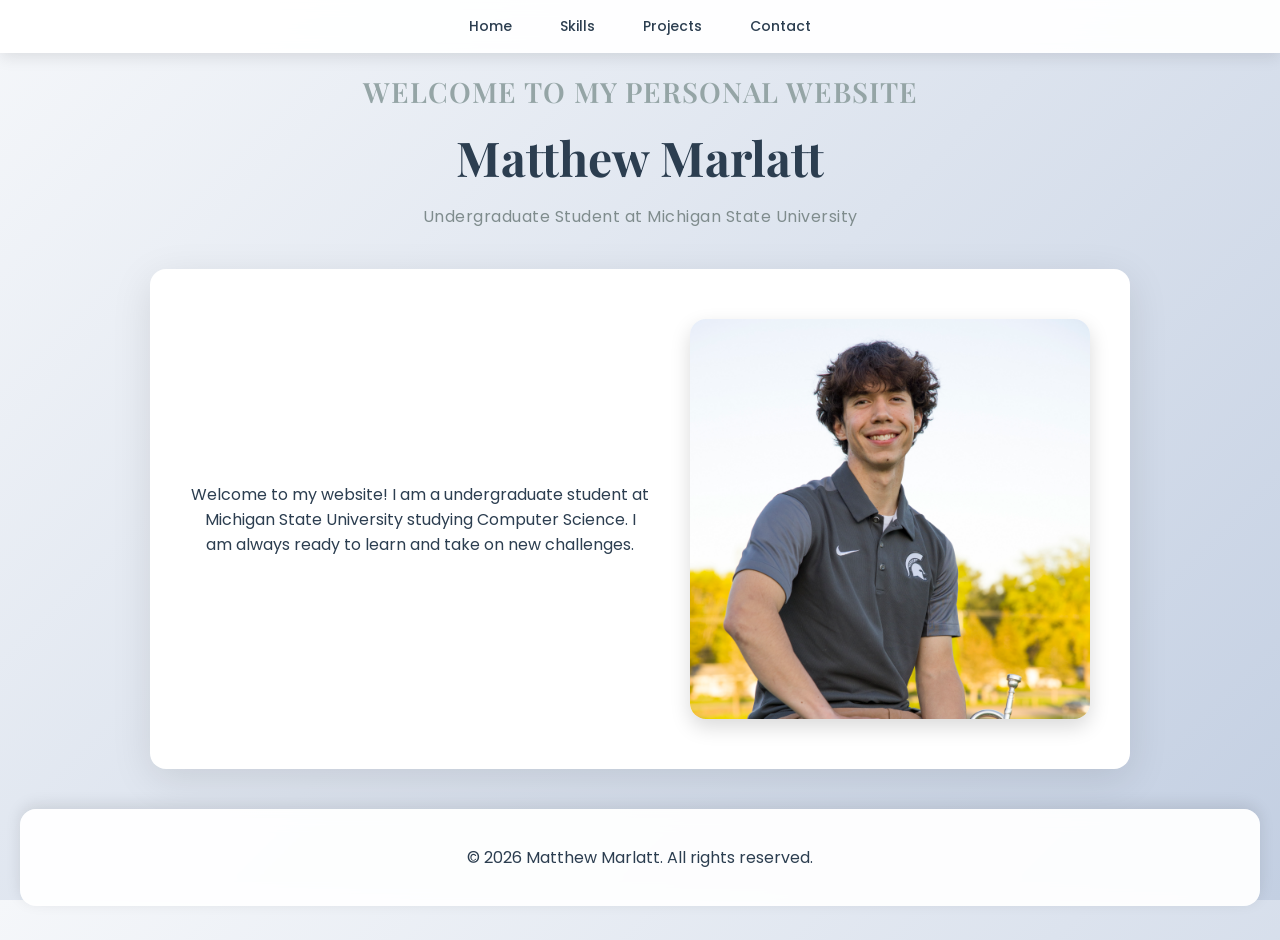
<file: index.html>
<!DOCTYPE html>
<html lang="en">
    <head>
        <title>Home</title>
        <link href="style.css" rel="stylesheet" type="text/css">
    </head>
    <body>
        <nav>
            <ul>
                <li><a href="index.html">Home</a></li>
                <li><a href="skills.html">Skills</a></li>
                <li><a href="projects.html">Projects</a></li>
                <li><a href="contact.html">Contact</a></li>
            </ul>
        </nav>
        <!--Header with title, name, and occupation-->
        <header id="home-header">
            <h1>Welcome to My Personal Website</h1>
            <h2>Matthew Marlatt</h2>
            <h3>Undergraduate Student at Michigan State University</h3>
        </header>
        <!--Section for home content-->
        <section id="home">
            <p>Welcome to my website! I am a undergraduate student at Michigan State University studying Computer Science. I am always ready to learn and take on new challenges.</p>
            <img class="home-photo" src="IMG_5527.JPG" alt="Photo of Matthew Marlatt">
        </section>
    </body>
    <footer>
    <p>&copy; 2026 Matthew Marlatt. All rights reserved.</p>
    </footer>
</html>
</file>
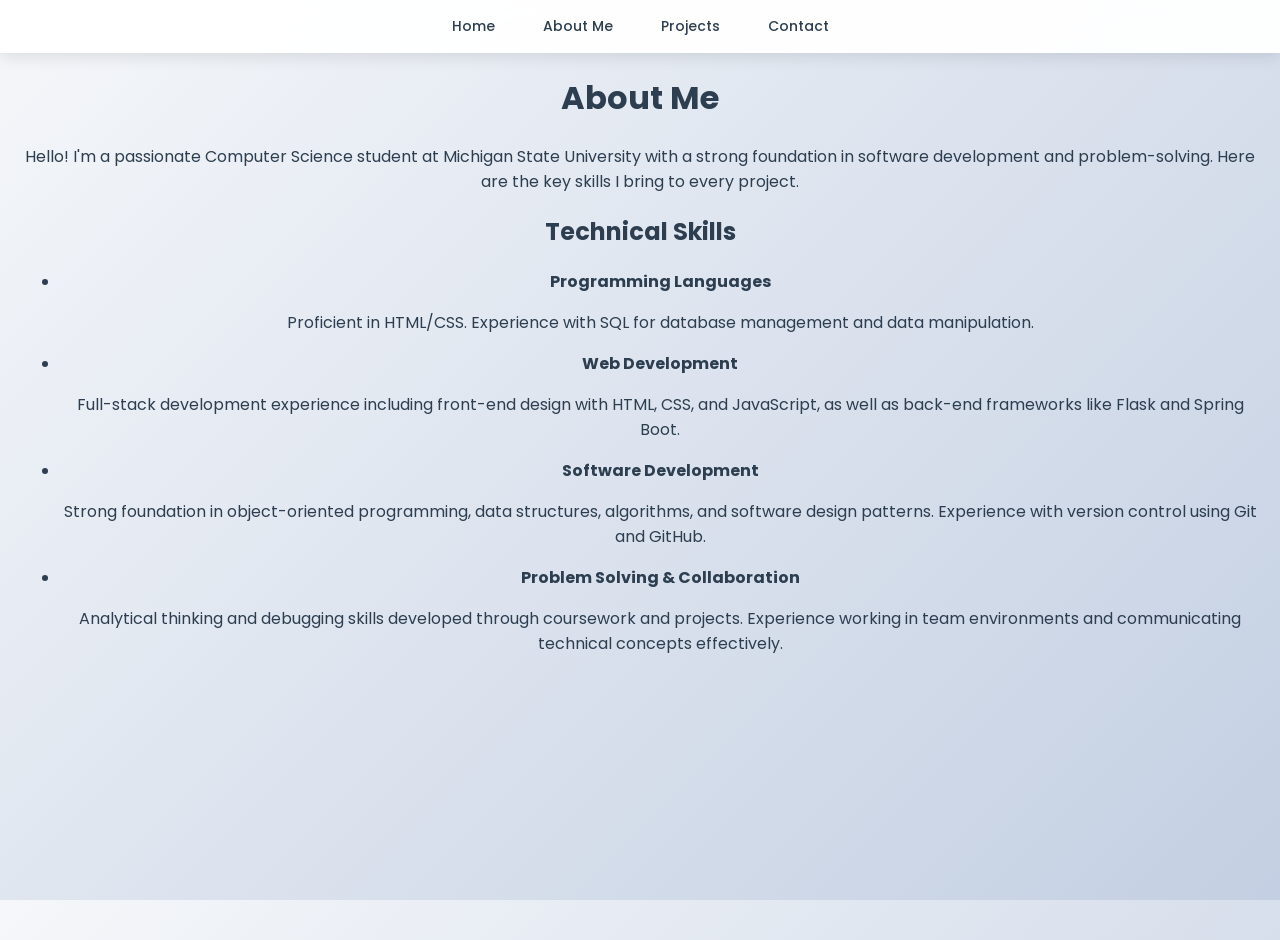
<file: about.html>
<!DOCTYPE html>
<html lang="en">
<head>
    <meta charset="UTF-8">
    <meta name="viewport" content="width=device-width, initial-scale=1.0">
    <title>About Me</title>
    <link href="style.css" rel="stylesheet" type="text/css">
</head>
<body>
    <nav>
        <ul>
            <li><a href="home.html">Home</a></li>
            <li><a href="about.html">About Me</a></li>
            <li><a href="projects.html">Projects</a></li>
            <li><a href="contact.html">Contact</a></li>
        </ul>
    </nav>
    <header id="about-header">
        <h1>About Me</h1>
        <p>Hello! I'm a passionate Computer Science student at Michigan State University with a strong foundation in software development and problem-solving. Here are the key skills I bring to every project.</p>
    </header>
    <section id="about">
        <div class="about-content">
            <h2>Technical Skills</h2>
            <ul>
                <li>
                    <strong>Programming Languages</strong>
                    <p>Proficient in HTML/CSS. Experience with SQL for database management and data manipulation.</p>
                </li>
                <li>
                    <strong>Web Development</strong>
                    <p>Full-stack development experience including front-end design with HTML, CSS, and JavaScript, as well as back-end frameworks like Flask and Spring Boot.</p>
                </li>
                <li>
                    <strong>Software Development</strong>
                    <p>Strong foundation in object-oriented programming, data structures, algorithms, and software design patterns. Experience with version control using Git and GitHub.</p>
                </li>
                <li>
                    <strong>Problem Solving & Collaboration</strong>
                    <p>Analytical thinking and debugging skills developed through coursework and projects. Experience working in team environments and communicating technical concepts effectively.</p>
                </li>
            </ul>
        </div>
    </section>
</body>
</html>
</file>
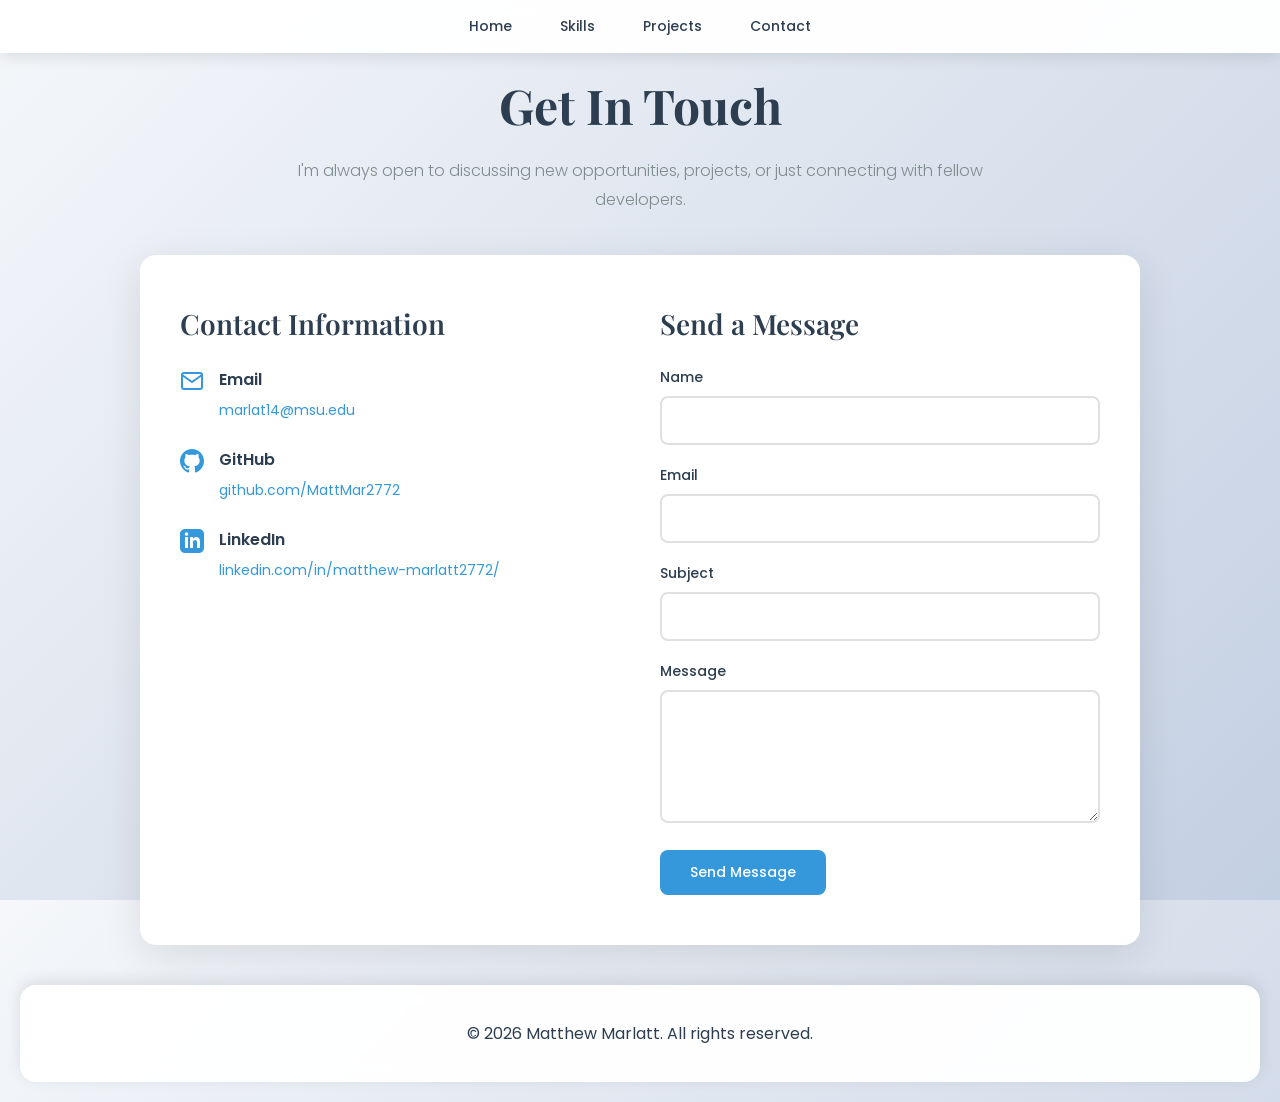
<file: contact.html>
<!DOCTYPE html>
<html lang="en">
<head>
    <meta charset="UTF-8">
    <meta name="viewport" content="width=device-width, initial-scale=1.0">
    <title>Contact</title>
    <link href="style.css" rel="stylesheet" type="text/css">
</head>
<body>
    <nav>
        <ul>
            <li><a href="index.html">Home</a></li>
            <li><a href="skills.html">Skills</a></li>
            <li><a href="projects.html">Projects</a></li>
            <li><a href="contact.html">Contact</a></li>
        </ul>
    </nav>
    <header id="contact-header">
        <h1>Get In Touch</h1>
        <p>I'm always open to discussing new opportunities, projects, or just connecting with fellow developers.</p>
    </header>
    <section id="contact">
        <div class="contact-content">
            <div class="contact-info">
                <h2>Contact Information</h2>
                <div class="contact-item">
                    <svg width="24" height="24" viewBox="0 0 24 24" fill="none" stroke="currentColor" stroke-width="2">
                        <path d="M4 4h16c1.1 0 2 .9 2 2v12c0 1.1-.9 2-2 2H4c-1.1 0-2-.9-2-2V6c0-1.1.9-2 2-2z"></path>
                        <polyline points="22,6 12,13 2,6"></polyline>
                    </svg>
                    <div>
                        <h3>Email</h3>
                        <a href="mailto:marlat14@msu.edu">marlat14@msu.edu</a>
                    </div>
                </div>
                <div class="contact-item">
                    <svg width="24" height="24" viewBox="0 0 24 24" fill="currentColor">
                        <path d="M12 0c-6.626 0-12 5.373-12 12 0 5.302 3.438 9.8 8.207 11.387.599.111.793-.261.793-.577v-2.234c-3.338.726-4.033-1.416-4.033-1.416-.546-1.387-1.333-1.756-1.333-1.756-1.089-.745.083-.729.083-.729 1.205.084 1.839 1.237 1.839 1.237 1.07 1.834 2.807 1.304 3.492.997.107-.775.418-1.305.762-1.604-2.665-.305-5.467-1.334-5.467-5.931 0-1.311.469-2.381 1.236-3.221-.124-.303-.535-1.524.117-3.176 0 0 1.008-.322 3.301 1.23.957-.266 1.983-.399 3.003-.404 1.02.005 2.047.138 3.006.404 2.291-1.552 3.297-1.23 3.297-1.23.653 1.653.242 2.874.118 3.176.77.84 1.235 1.911 1.235 3.221 0 4.609-2.807 5.624-5.479 5.921.43.372.823 1.102.823 2.222v3.293c0 .319.192.694.801.576 4.765-1.589 8.199-6.086 8.199-11.386 0-6.627-5.373-12-12-12z"/>
                    </svg>
                    <div>
                        <h3>GitHub</h3>
                        <a href="https://github.com/MattMar2772" target="_blank">github.com/MattMar2772</a>
                    </div>
                </div>
                <div class="contact-item">
                    <svg width="24" height="24" viewBox="0 0 24 24" fill="currentColor">
                        <path d="M19 0h-14c-2.761 0-5 2.239-5 5v14c0 2.761 2.239 5 5 5h14c2.762 0 5-2.239 5-5v-14c0-2.761-2.238-5-5-5zm-11 19h-3v-11h3v11zm-1.5-12.268c-.966 0-1.75-.79-1.75-1.764s.784-1.764 1.75-1.764 1.75.79 1.75 1.764-.783 1.764-1.75 1.764zm13.5 12.268h-3v-5.604c0-3.368-4-3.113-4 0v5.604h-3v-11h3v1.765c1.396-2.586 7-2.777 7 2.476v6.759z"/>
                    </svg>
                    <div>
                        <h3>LinkedIn</h3>
                        <a href="https://www.linkedin.com/in/matthew-marlatt2772/" target="_blank">linkedin.com/in/matthew-marlatt2772/</a>
                    </div>
                </div>
            </div>
            <div class="contact-form">
                <h2>Send a Message</h2>
                <form id="contact-form" action="#" method="POST">
                    <div class="form-group">
                        <label for="name">Name</label>
                        <input type="text" id="name" name="name" required>
                    </div>
                    <div class="form-group">
                        <label for="email">Email</label>
                        <input type="email" id="email" name="email" required>
                    </div>
                    <div class="form-group">
                        <label for="subject">Subject</label>
                        <input type="text" id="subject" name="subject" required>
                    </div>
                    <div class="form-group">
                        <label for="message">Message</label>
                        <textarea id="message" name="message" rows="5" required></textarea>
                    </div>
                    <button type="submit" class="submit-btn">Send Message</button>
                </form>
            </div>
        </div>
    </section>
    <script src="script.js"></script>
</body>
<footer>
    <p>&copy; 2026 Matthew Marlatt. All rights reserved.</p>
</footer>
</html>
</file>
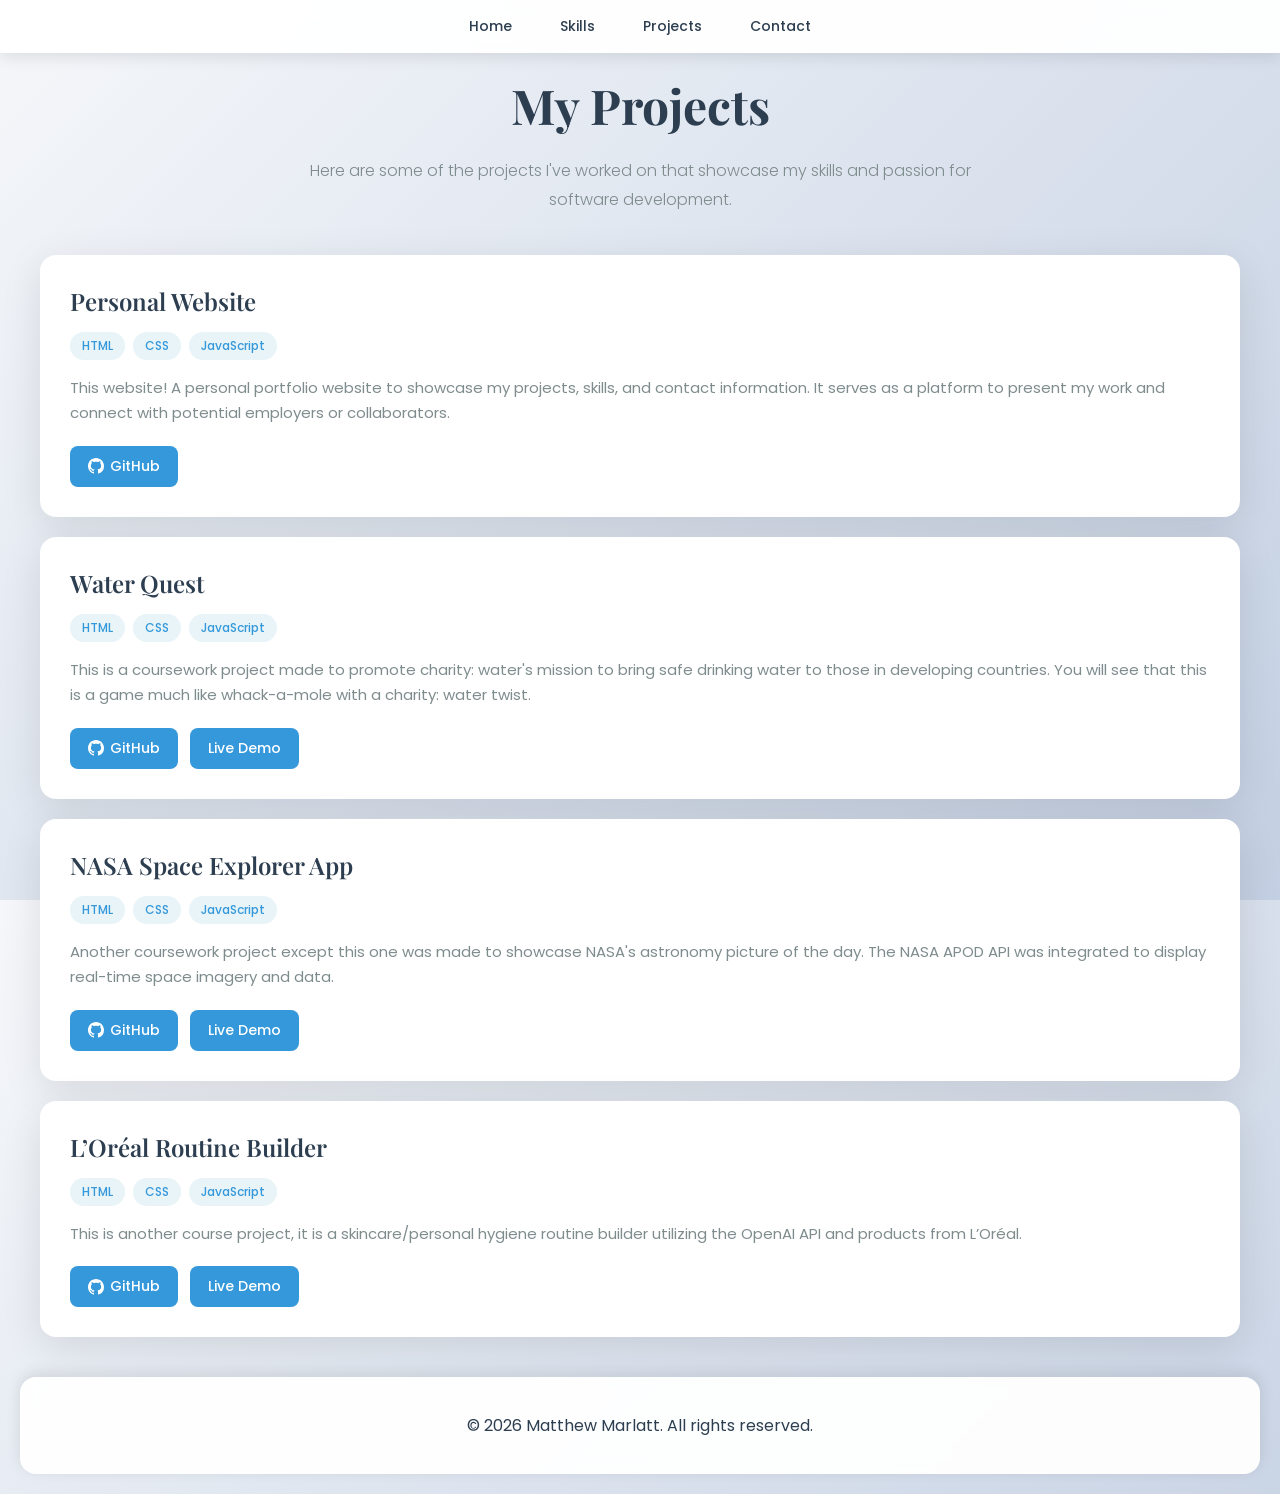
<file: projects.html>
<!DOCTYPE html>
<html lang="en">
<head>
    <meta charset="UTF-8">
    <meta name="viewport" content="width=device-width, initial-scale=1.0">
    <title>Projects</title>
    <link href="style.css" rel="stylesheet" type="text/css">
</head>
<body>
    <nav>
        <ul>
            <li><a href="index.html">Home</a></li>
            <li><a href="skills.html">Skills</a></li>
            <li><a href="projects.html">Projects</a></li>
            <li><a href="contact.html">Contact</a></li>
        </ul>
    </nav>
    <header id="projects-header">
        <h1>My Projects</h1>
        <p>Here are some of the projects I've worked on that showcase my skills and passion for software development.</p>
    </header>
    <section id="projects">
        <div class="project-grid">
            <div class="project-card">
                <h3>Personal Website</h3>
                <div class="project-tags">
                    <span class="tag">HTML</span>
                    <span class="tag">CSS</span>
                    <span class="tag">JavaScript</span>
                </div>
                <p class="project-description">
                    This website! A personal portfolio website to showcase my projects, skills, and contact information. It serves as a platform to present my work and connect with potential employers or collaborators.
                </p>
                <div class="project-links">
                    <a href="https://github.com/MattMar2772/personal-portfolio-website" class="project-link" target="_blank">
                        <svg width="16" height="16" viewBox="0 0 16 16" fill="currentColor">
                            <path d="M8 0C3.58 0 0 3.58 0 8c0 3.54 2.29 6.53 5.47 7.59.4.07.55-.17.55-.38 0-.19-.01-.82-.01-1.49-2.01.37-2.53-.49-2.69-.94-.09-.23-.48-.94-.82-1.13-.28-.15-.68-.52-.01-.53.63-.01 1.08.58 1.23.82.72 1.21 1.87.87 2.33.66.07-.52.28-.87.51-1.07-1.78-.2-3.64-.89-3.64-3.95 0-.87.31-1.59.82-2.15-.08-.2-.36-1.02.08-2.12 0 0 .67-.21 2.2.82.64-.18 1.32-.27 2-.27.68 0 1.36.09 2 .27 1.53-1.04 2.2-.82 2.2-.82.44 1.1.16 1.92.08 2.12.51.56.82 1.27.82 2.15 0 3.07-1.87 3.75-3.65 3.95.29.25.54.73.54 1.48 0 1.07-.01 1.93-.01 2.2 0 .21.15.46.55.38A8.013 8.013 0 0016 8c0-4.42-3.58-8-8-8z"/>
                        </svg>
                        GitHub
                    </a>
                </div>
            </div>
            
            <div class="project-card">
                <h3>Water Quest</h3>
                <div class="project-tags">
                    <span class="tag">HTML</span>
                    <span class="tag">CSS</span>
                    <span class="tag">JavaScript</span>
                </div>
                <p class="project-description">
                    This is a coursework project made to promote charity: water's mission to bring safe drinking water to those in developing countries. You will see that this is a game much like whack-a-mole with a charity: water twist.
                </p>
                <div class="project-links">
                    <a href="https://github.com/MattMar2772/05-cw-game-completed-water-quest" class="project-link" target="_blank">
                        <svg width="16" height="16" viewBox="0 0 16 16" fill="currentColor">
                            <path d="M8 0C3.58 0 0 3.58 0 8c0 3.54 2.29 6.53 5.47 7.59.4.07.55-.17.55-.38 0-.19-.01-.82-.01-1.49-2.01.37-2.53-.49-2.69-.94-.09-.23-.48-.94-.82-1.13-.28-.15-.68-.52-.01-.53.63-.01 1.08.58 1.23.82.72 1.21 1.87.87 2.33.66.07-.52.28-.87.51-1.07-1.78-.2-3.64-.89-3.64-3.95 0-.87.31-1.59.82-2.15-.08-.2-.36-1.02.08-2.12 0 0 .67-.21 2.2.82.64-.18 1.32-.27 2-.27.68 0 1.36.09 2 .27 1.53-1.04 2.2-.82 2.2-.82.44 1.1.16 1.92.08 2.12.51.56.82 1.27.82 2.15 0 3.07-1.87 3.75-3.65 3.95.29.25.54.73.54 1.48 0 1.07-.01 1.93-.01 2.2 0 .21.15.46.55.38A8.013 8.013 0 0016 8c0-4.42-3.58-8-8-8z"/>
                        </svg>
                        GitHub
                    </a>

                    <a href="https://mattmar2772.github.io/05-cw-game-completed-water-quest/" class="project-link" target="_blank">
                        Live Demo
                    </a>
                </div>
            </div>

            <div class="project-card">
                <h3>NASA Space Explorer App</h3>
                <div class="project-tags">
                    <span class="tag">HTML</span>
                    <span class="tag">CSS</span>
                    <span class="tag">JavaScript</span>
                </div>
                <p class="project-description">
                    Another coursework project except this one was made to showcase NASA's astronomy picture of the day. The NASA APOD API was integrated to display real-time space imagery and data.
                </p>
                <div class="project-links">
                    <a href="https://github.com/MattMar2772/07-nasa-space-explorer" class="project-link" target="_blank">
                        <svg width="16" height="16" viewBox="0 0 16 16" fill="currentColor">
                            <path d="M8 0C3.58 0 0 3.58 0 8c0 3.54 2.29 6.53 5.47 7.59.4.07.55-.17.55-.38 0-.19-.01-.82-.01-1.49-2.01.37-2.53-.49-2.69-.94-.09-.23-.48-.94-.82-1.13-.28-.15-.68-.52-.01-.53.63-.01 1.08.58 1.23.82.72 1.21 1.87.87 2.33.66.07-.52.28-.87.51-1.07-1.78-.2-3.64-.89-3.64-3.95 0-.87.31-1.59.82-2.15-.08-.2-.36-1.02.08-2.12 0 0 .67-.21 2.2.82.64-.18 1.32-.27 2-.27.68 0 1.36.09 2 .27 1.53-1.04 2.2-.82 2.2-.82.44 1.1.16 1.92.08 2.12.51.56.82 1.27.82 2.15 0 3.07-1.87 3.75-3.65 3.95.29.25.54.73.54 1.48 0 1.07-.01 1.93-.01 2.2 0 .21.15.46.55.38A8.013 8.013 0 0016 8c0-4.42-3.58-8-8-8z"/>
                        </svg>
                        GitHub
                    </a>

                    <a href="https://mattmar2772.github.io/07-nasa-space-explorer/" class="project-link" target="_blank">
                        Live Demo
                    </a>
                </div>
            </div>

            <div class="project-card">
                <h3>L’Oréal Routine Builder</h3>
                <div class="project-tags">
                    <span class="tag">HTML</span>
                    <span class="tag">CSS</span>
                    <span class="tag">JavaScript</span>
                </div>
                <p class="project-description">
                    This is another course project, it is a skincare/personal hygiene routine builder utilizing the OpenAI API and products from L’Oréal.
                </p>
                <div class="project-links">
                    <a href="https://github.com/MattMar2772/09-prj-loreal-routine-builder/" class="project-link" target="_blank">
                        <svg width="16" height="16" viewBox="0 0 16 16" fill="currentColor">
                            <path d="M8 0C3.58 0 0 3.58 0 8c0 3.54 2.29 6.53 5.47 7.59.4.07.55-.17.55-.38 0-.19-.01-.82-.01-1.49-2.01.37-2.53-.49-2.69-.94-.09-.23-.48-.94-.82-1.13-.28-.15-.68-.52-.01-.53.63-.01 1.08.58 1.23.82.72 1.21 1.87.87 2.33.66.07-.52.28-.87.51-1.07-1.78-.2-3.64-.89-3.64-3.95 0-.87.31-1.59.82-2.15-.08-.2-.36-1.02.08-2.12 0 0 .67-.21 2.2.82.64-.18 1.32-.27 2-.27.68 0 1.36.09 2 .27 1.53-1.04 2.2-.82 2.2-.82.44 1.1.16 1.92.08 2.12.51.56.82 1.27.82 2.15 0 3.07-1.87 3.75-3.65 3.95.29.25.54.73.54 1.48 0 1.07-.01 1.93-.01 2.2 0 .21.15.46.55.38A8.013 8.013 0 0016 8c0-4.42-3.58-8-8-8z"/>
                        </svg>
                        GitHub
                    </a>

                    <a href="https://mattmar2772.github.io/09-prj-loreal-routine-builder" class="project-link" target="_blank">
                        Live Demo
                    </a>
                </div>
            </div>
        </div>
    </section>
</body>
<footer>
    <p>&copy; 2026 Matthew Marlatt. All rights reserved.</p>
</footer>
</html>
</file>
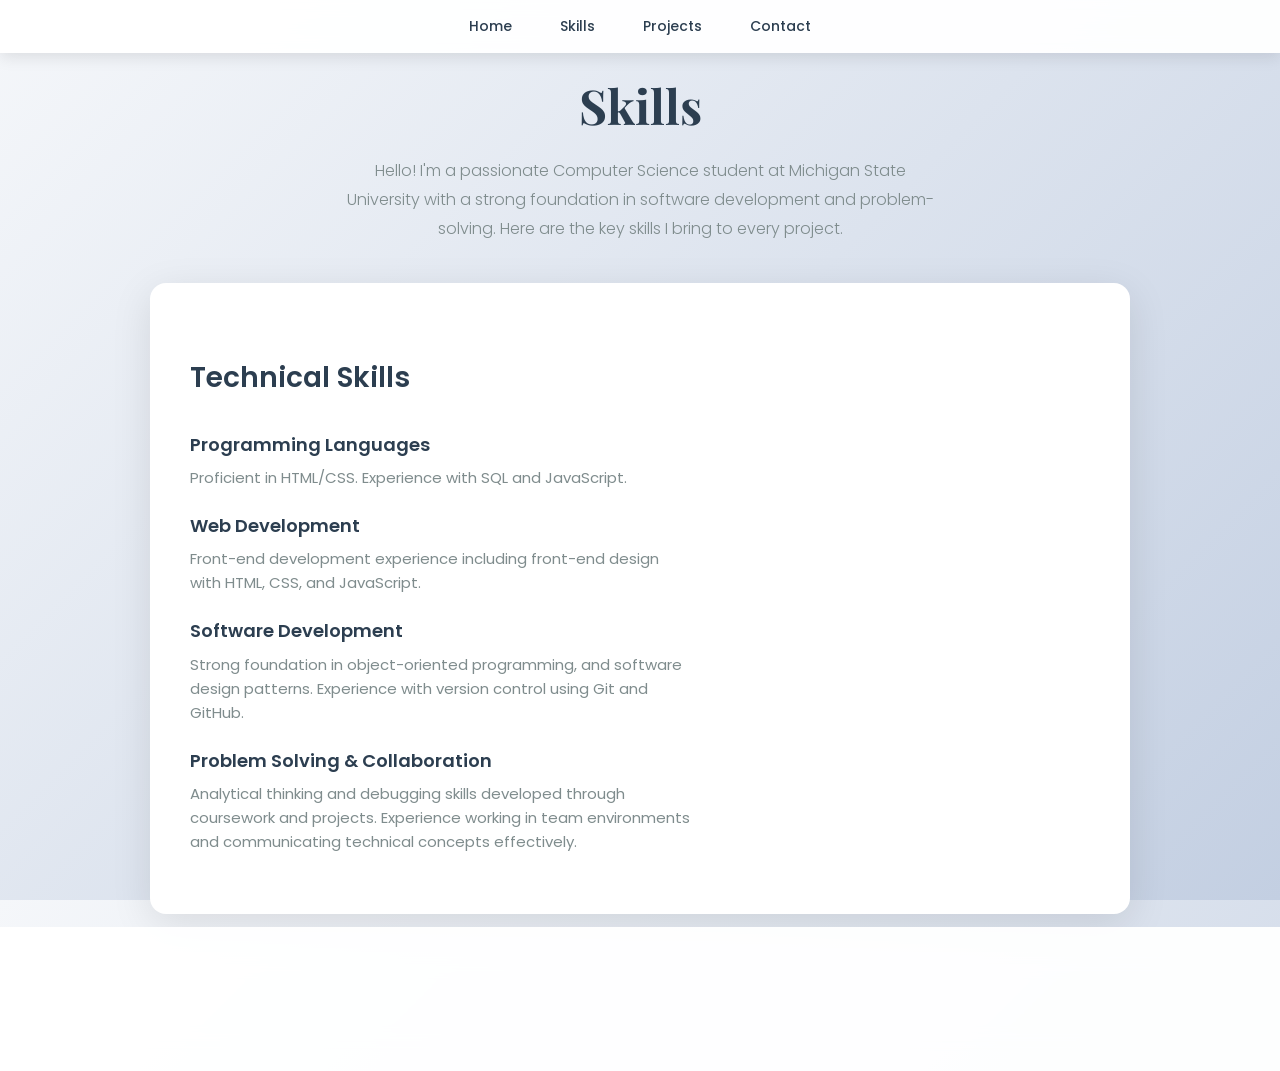
<file: skills.html>
<!DOCTYPE html>
<html lang="en">
    <head>
    <meta charset="UTF-8">
    <meta name="viewport" content="width=device-width, initial-scale=1.0">
    <title>Skills</title>
    <link href="style.css" rel="stylesheet" type="text/css">
    </head>
    <body>
        <nav>
            <ul>
                <li><a href="index.html">Home</a></li>
                <li><a href="skills.html">Skills</a></li>
                <li><a href="projects.html">Projects</a></li>
                <li><a href="contact.html">Contact</a></li>
            </ul>
        </nav>
        <header id="skills-header">
            <h1>Skills</h1>
            <p>Hello! I'm a passionate Computer Science student at Michigan State University with a strong foundation in software development and problem-solving. Here are the key skills I bring to every project.</p>
        </header>
        <section id="skills">
            <div class="skills-content">
                <h2>Technical Skills</h2>
                <ul>
                    <li>
                        <strong>Programming Languages</strong>
                        <p>Proficient in HTML/CSS. Experience with SQL and JavaScript.</p>
                    </li>
                    <li>
                        <strong>Web Development</strong>
                        <p>Front-end development experience including front-end design with HTML, CSS, and JavaScript.</p>
                    </li>
                    <li>
                        <strong>Software Development</strong>
                        <p>Strong foundation in object-oriented programming, and software design patterns. Experience with version control using Git and GitHub.</p>
                    </li>
                    <li>
                        <strong>Problem Solving & Collaboration</strong>
                        <p>Analytical thinking and debugging skills developed through coursework and projects. Experience working in team environments and communicating technical concepts effectively.</p>
                    </li>
                </ul>
            </div>
        </section>
    </body>
    <footer>
    <p>&copy; 2026 Matthew Marlatt. All rights reserved.</p>
    </footer>
</html>
</file>
<file: style.css>
@import url('https://fonts.googleapis.com/css2?family=Poppins:wght@300;400;600;700&family=Playfair+Display:wght@600;700&display=swap');

html {
  height: 100%;
  width: 100%;
}

body {
  text-align: center;
  background: linear-gradient(135deg, #f5f7fa 0%, #c3cfe2 100%);
  color: #2c3e50;
  font-family: 'Poppins', sans-serif;
  margin: 0;
  padding: 20px;
  min-height: 100vh;
}

/* Navbar styles */
nav {
  background-color: rgba(255, 255, 255, 0.95);
  padding: 0;
  margin: -20px -20px 20px -20px;
  box-shadow: 0 4px 15px rgba(0, 0, 0, 0.1);
  backdrop-filter: blur(10px);
}

nav ul {
  list-style: none;
  display: flex;
  justify-content: center;
  margin: 0;
  padding: 0;
}

nav li {
  margin: 0;
}

nav a {
  display: block;
  padding: 16px 24px;
  color: #2c3e50;
  text-decoration: none;
  transition: all 0.3s ease;
  font-weight: 500;
  font-size: 14px;
}

nav a:hover {
  background-color: #3498db;
  color: white;
}

/* Home header styles */
#home-header {
  margin-bottom: 40px;
}

#home-header h1 {
  font-family: 'Playfair Display', serif;
  font-size: 28px;
  font-weight: 600;
  color: #95a5a6;
  margin: 10px 0;
  letter-spacing: 1px;
  text-transform: uppercase;
}

#home-header h2 {
  font-family: 'Playfair Display', serif;
  font-size: 48px;
  font-weight: 700;
  color: #2c3e50;
  margin: 15px 0;
}

#home-header h3 {
  font-size: 16px;
  font-weight: 400;
  color: #7f8c8d;
  margin: 10px 0;
  letter-spacing: 0.5px;
}

/* Home section styles */
#home {
  display: flex;
  justify-content: center;
  align-items: center;
  gap: 40px;
  background: white;
  border-radius: 16px;
  padding: 50px 40px;
  box-shadow: 0 10px 40px rgba(0, 0, 0, 0.1);
  max-width: 900px;
  margin: 0 auto;
}

.home-text {
  text-align: left;
  max-width: 500px;
}

.home-text p {
  font-size: 16px;
  line-height: 1.8;
  color: #34495e;
  margin: 0;
  font-weight: 300;
}

.home-photo {
  width: clamp(280px, 40vw, 400px);
  height: clamp(280px, 40vw, 400px);
  border-radius: 16px;
  object-fit: cover;
  object-position: center top;
  box-shadow: 0 8px 20px rgba(0, 0, 0, 0.15);
  flex-shrink: 0;
}

/* Skills header styles */
#skills-header {
  margin-bottom: 40px;
}

#skills-header h1 {
  font-family: 'Playfair Display', serif;
  font-size: 48px;
  font-weight: 700;
  color: #2c3e50;
  margin: 15px 0;
}

#skills-header p {
  font-size: 16px;
  font-weight: 300;
  color: #7f8c8d;
  max-width: 600px;
  margin: 20px auto;
  line-height: 1.8;
}

/* Skills section styles */
#skills {
  display: flex;
  justify-content: flex-start;
  align-items: center;
  background: white;
  border-radius: 16px;
  padding: 50px 40px;
  box-shadow: 0 10px 40px rgba(0, 0, 0, 0.1);
  max-width: 900px;
  margin: 0 auto;
}

.skills-content {
  text-align: left;
  max-width: 500px;
}

.skills-content h2 {
  text-align: left;
  font-size: 28px;
  font-weight: 600;
  color: #2c3e50;
  margin-bottom: 20px;
}

.skills-content ul {
  list-style: none;
  padding: 0;
  margin: 0;
}

.skills-content li {
  font-size: 16px;
  font-weight: 400;
  color: #34495e;
  padding: 10px 0;
  line-height: 1.8;
}

.skills-content li strong {
  font-size: 18px;
  font-weight: 600;
  color: #2c3e50;
  display: block;
  margin-bottom: 5px;
}

.skills-content li p {
  margin: 0;
  font-size: 15px;
  color: #7f8c8d;
  line-height: 1.6;
}

/* Projects header styles */
#projects-header {
  margin-bottom: 40px;
}

#projects-header h1 {
  font-family: 'Playfair Display', serif;
  font-size: 48px;
  font-weight: 700;
  color: #2c3e50;
  margin: 15px 0;
}

#projects-header p {
  font-size: 16px;
  font-weight: 300;
  color: #7f8c8d;
  max-width: 700px;
  margin: 20px auto;
  line-height: 1.8;
}

/* Projects section styles */
#projects {
  max-width: 1200px;
  margin: 0 auto;
}

.project-grid {
  gap: 30px;
}

.project-card {
  background: white;
  border-radius: 16px;
  padding: 30px;
  margin-bottom: 20px;
  box-shadow: 0 10px 40px rgba(0, 0, 0, 0.1);
  transition: transform 0.3s ease, box-shadow 0.3s ease;
  text-align: left;
}

.project-card:hover {
  transform: translateY(-5px);
  box-shadow: 0 15px 50px rgba(0, 0, 0, 0.15);
}

.project-card h3 {
  font-family: 'Playfair Display', serif;
  font-size: 24px;
  font-weight: 600;
  color: #2c3e50;
  margin: 0 0 15px 0;
}

.project-tags {
  display: flex;
  flex-wrap: wrap;
  gap: 8px;
  margin-bottom: 15px;
}

.tag {
  background-color: #e8f4f8;
  color: #3498db;
  padding: 5px 12px;
  border-radius: 20px;
  font-size: 12px;
  font-weight: 500;
}

.project-description {
  font-size: 15px;
  line-height: 1.7;
  color: #7f8c8d;
  margin: 15px 0 20px 0;
}

.project-links {
  display: flex;
  gap: 12px;
}

.project-link {
  display: inline-flex;
  align-items: center;
  gap: 6px;
  padding: 10px 18px;
  background-color: #3498db;
  color: white;
  text-decoration: none;
  border-radius: 8px;
  font-size: 14px;
  font-weight: 500;
  transition: background-color 0.3s ease;
}

.project-link:hover {
  background-color: #2980b9;
}

/* Contact header styles */
#contact-header {
  margin-bottom: 40px;
}

#contact-header h1 {
  font-family: 'Playfair Display', serif;
  font-size: 48px;
  font-weight: 700;
  color: #2c3e50;
  margin: 15px 0;
}

#contact-header p {
  font-size: 16px;
  font-weight: 300;
  color: #7f8c8d;
  max-width: 700px;
  margin: 20px auto;
  line-height: 1.8;
}

/* Contact section styles */
#contact {
  max-width: 1000px;
  margin: 0 auto;
}

.contact-content {
  display: grid;
  grid-template-columns: 1fr 1fr;
  gap: 40px;
  background: white;
  border-radius: 16px;
  padding: 50px 40px;
  box-shadow: 0 10px 40px rgba(0, 0, 0, 0.1);
}

.contact-info h2,
.contact-form h2 {
  font-family: 'Playfair Display', serif;
  font-size: 28px;
  font-weight: 600;
  color: #2c3e50;
  margin: 0 0 25px 0;
  text-align: left;
}

.contact-item {
  display: flex;
  align-items: flex-start;
  gap: 15px;
  margin-bottom: 25px;
}

.contact-item svg {
  color: #3498db;
  flex-shrink: 0;
  margin-top: 2px;
}

.contact-item div {
  text-align: left;
}

.contact-item h3 {
  font-size: 16px;
  font-weight: 600;
  color: #2c3e50;
  margin: 0 0 5px 0;
}

.contact-item a {
  font-size: 14px;
  color: #3498db;
  text-decoration: none;
  transition: color 0.3s ease;
}

.contact-item a:hover {
  color: #2980b9;
}

.contact-form {
  text-align: left;
}

.form-group {
  margin-bottom: 20px;
}

.form-group label {
  display: block;
  font-size: 14px;
  font-weight: 500;
  color: #2c3e50;
  margin-bottom: 8px;
}

.form-group input,
.form-group textarea {
  width: 100%;
  padding: 12px;
  border: 2px solid #e0e0e0;
  border-radius: 8px;
  font-family: 'Poppins', sans-serif;
  font-size: 14px;
  color: #2c3e50;
  transition: border-color 0.3s ease;
  box-sizing: border-box;
}

.form-group input:focus,
.form-group textarea:focus {
  outline: none;
  border-color: #3498db;
}

.form-group textarea {
  resize: vertical;
  min-height: 100px;
}

.submit-btn {
  background-color: #3498db;
  color: white;
  padding: 12px 30px;
  border: none;
  border-radius: 8px;
  font-family: 'Poppins', sans-serif;
  font-size: 14px;
  font-weight: 500;
  cursor: pointer;
  transition: background-color 0.3s ease;
}

.submit-btn:hover {
  background-color: #2980b9;
}

footer {
  margin-top: 40px;
  padding: 20px 0;
  background-color: rgba(255, 255, 255, 0.95);
  box-shadow: 0 -4px 15px rgba(0, 0, 0, 0.1);
  backdrop-filter: blur(10px);
  border-radius: 16px;
}

/* Responsive styles */
@media (max-width: 768px) {
  .contact-content {
    grid-template-columns: 1fr;
  }
  
  .project-grid {
    grid-template-columns: 1fr;
  }
}
</file>
